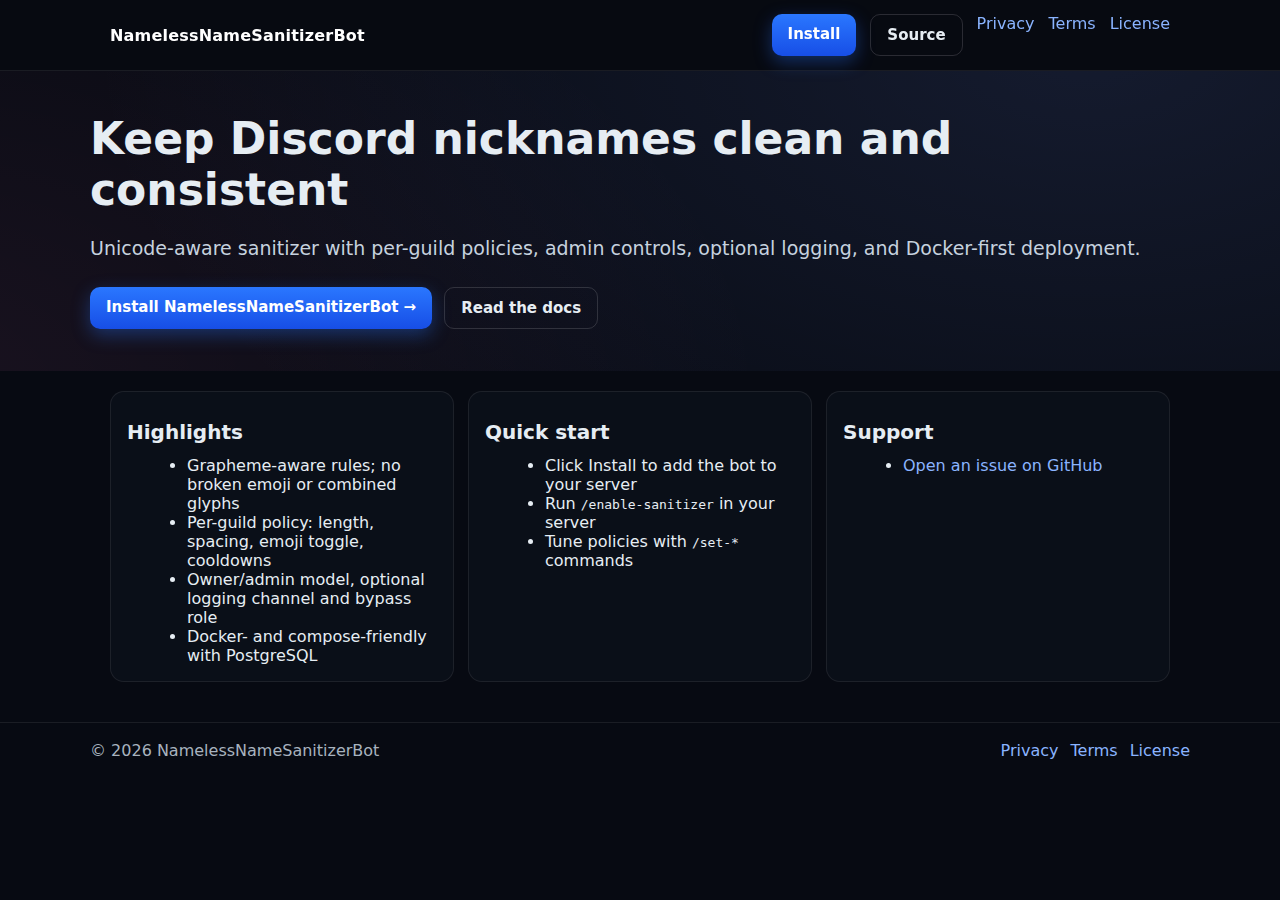
<file: index.html>
<!doctype html>
<html lang="en">
  <head>
    <meta charset="utf-8" />
    <meta name="viewport" content="width=device-width, initial-scale=1" />
    <title>NamelessNameSanitizerBot</title>
    <meta name="color-scheme" content="dark light" />
    <style>
      :root { color-scheme: dark; }
      * { box-sizing: border-box; }
      html, body { height: 100%; }
      body {
        margin: 0;
        background: #070a12;
        color: #e6edf3;
        font-family: system-ui, -apple-system, Segoe UI, Roboto, Ubuntu, Cantarell, Noto Sans, Helvetica, Arial, "Apple Color Emoji", "Segoe UI Emoji";
      }
      a { color: #8ab4ff; text-decoration: none; }
      a:hover { text-decoration: underline; }
      header {
        position: sticky; top: 0; z-index: 10;
        background: rgba(7,10,18,0.8); backdrop-filter: blur(6px);
        border-bottom: 1px solid rgba(255,255,255,0.08);
      }
      .nav { max-width: 1100px; margin: 0 auto; padding: 14px 20px; display: flex; gap: 16px; align-items: center; justify-content: space-between; }
      .nav a.brand { font-weight: 800; color: #fff; letter-spacing: 0.2px; }
      .nav .links { display: flex; gap: 14px; flex-wrap: wrap; }
      .btn {
        background: linear-gradient(180deg, #2a77ff, #174ee6);
        border: 0; color: white; padding: 11px 16px; border-radius: 10px;
        font-weight: 700; cursor: pointer; font-size: 15px;
        box-shadow: 0 6px 18px rgba(39, 118, 255, 0.35);
      }
      .btn.secondary { background: transparent; border: 1px solid rgba(255,255,255,0.14); color: #e6edf3; box-shadow: none; }
      .hero { padding: 42px 20px; background: radial-gradient(1000px 600px at 85% -10%, rgba(120,150,255,0.12), rgba(0,0,0,0)), radial-gradient(900px 540px at -10% 110%, rgba(255,120,200,0.08), rgba(0,0,0,0)); }
      .hero-inner { max-width: 1100px; margin: 0 auto; display: grid; gap: 14px; }
      .hero h1 { margin: 0; font-size: clamp(28px, 4.5vw, 44px); }
      .hero p.lead { margin: 8px 0 0; color: #c6d2df; font-size: clamp(15px, 2.2vw, 19px); }
      .hero .actions { margin-top: 14px; display: flex; gap: 12px; flex-wrap: wrap; }
      main { max-width: 1100px; margin: 0 auto; padding: 20px; }
      .grid { display: grid; gap: 14px; grid-template-columns: repeat(auto-fit, minmax(260px, 1fr)); }
      .card { background: rgba(13,18,28,0.6); border: 1px solid rgba(255,255,255,0.08); border-radius: 14px; padding: 16px; }
      h2 { margin: 12px 0; font-size: 20px; }
      ul { margin: 10px 0 0 20px; }
      footer { color: #a8b3bf; border-top: 1px solid rgba(255,255,255,0.08); margin-top: 20px; padding: 18px 20px; }
    </style>
  </head>
  <body>
    <header>
      <nav class="nav">
        <a class="brand" href="/">NamelessNameSanitizerBot</a>
        <div class="links">
          <a href="/install" class="btn">Install</a>
          <a href="https://github.com/NanashiTheNameless/NamelessNameSanitizerBot" class="btn secondary" target="_blank" rel="noopener">Source</a>
          <a href="/PrivacyPolicy/">Privacy</a>
          <a href="/TermsOfService/">Terms</a>
          <a href="/license/">License</a>
        </div>
      </nav>
    </header>

    <section class="hero">
      <div class="hero-inner">
        <h1>Keep Discord nicknames clean and consistent</h1>
        <p class="lead">Unicode-aware sanitizer with per-guild policies, admin controls, optional logging, and Docker-first deployment.</p>
        <div class="actions">
          <a class="btn" href="/install">Install NamelessNameSanitizerBot →</a>
          <a class="btn secondary" href="https://github.com/NanashiTheNameless/NamelessNameSanitizerBot#readme" target="_blank" rel="noopener">Read the docs</a>
        </div>
      </div>
    </section>

    <main>
      <div class="grid">
        <div class="card">
          <h2>Highlights</h2>
          <ul>
            <li>Grapheme-aware rules; no broken emoji or combined glyphs</li>
            <li>Per-guild policy: length, spacing, emoji toggle, cooldowns</li>
            <li>Owner/admin model, optional logging channel and bypass role</li>
            <li>Docker- and compose-friendly with PostgreSQL</li>
          </ul>
        </div>
        <div class="card">
          <h2>Quick start</h2>
          <ul>
            <li>Click Install to add the bot to your server</li>
            <li>Run <code>/enable-sanitizer</code> in your server</li>
            <li>Tune policies with <code>/set-*</code> commands</li>
          </ul>
        </div>
        <div class="card">
          <h2>Support</h2>
          <ul>
            <li><a href="https://github.com/NanashiTheNameless/NamelessNameSanitizerBot/issues" target="_blank" rel="noopener">Open an issue on GitHub</a></li>
          </ul>
        </div>
      </div>
    </main>

    <footer>
      <div style="max-width:1100px;margin:0 auto;display:flex;gap:10px;flex-wrap:wrap;justify-content:space-between;align-items:center;">
        <div>© <span id="y"></span> NamelessNameSanitizerBot</div>
        <div style="display:flex;gap:12px;flex-wrap:wrap;">
          <a href="/PrivacyPolicy/">Privacy</a>
          <a href="/TermsOfService/">Terms</a>
          <a href="/license/">License</a>
        </div>
      </div>
      <script>document.getElementById('y').textContent = new Date().getFullYear();</script>
    </footer>
  </body>
</html>
</file>
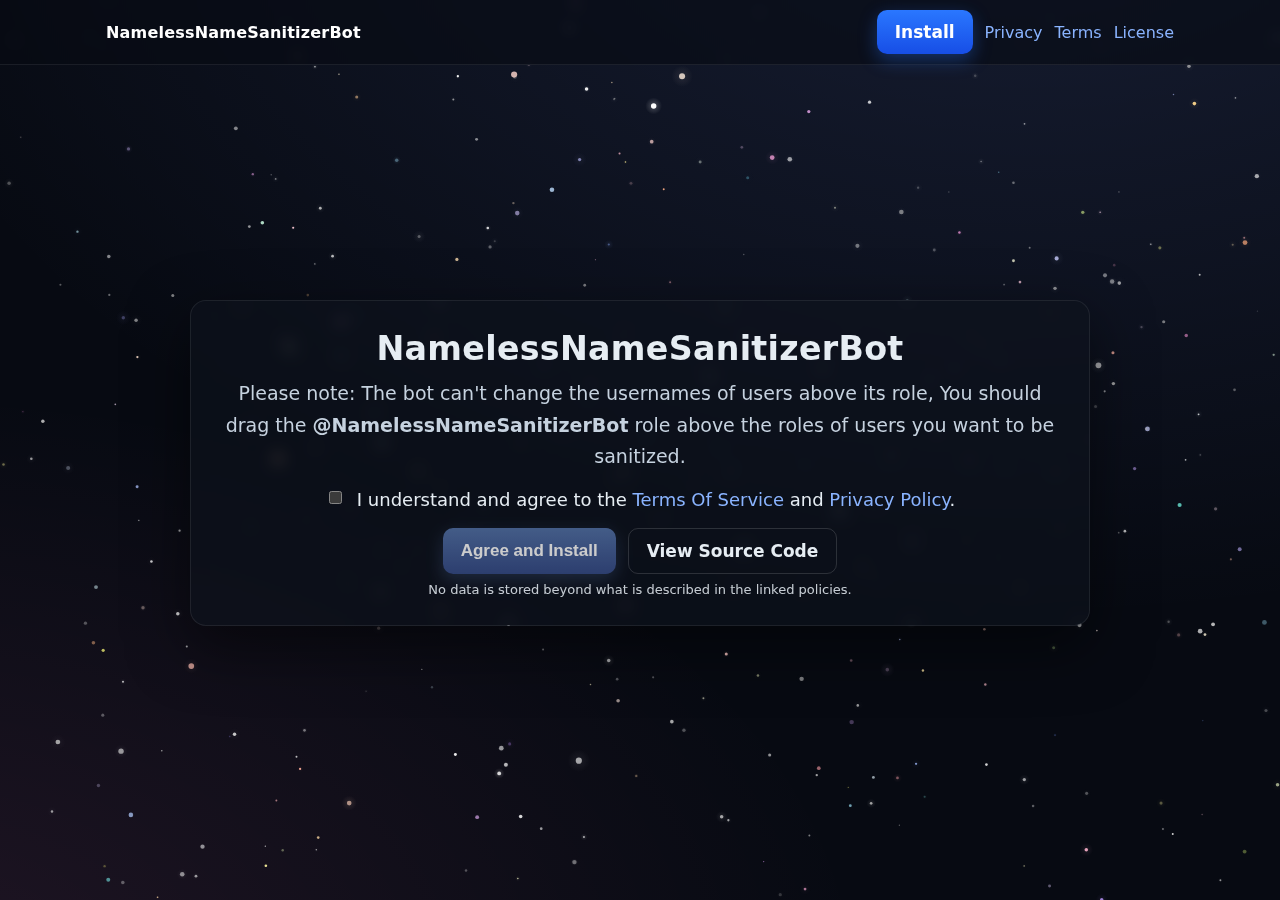
<file: install/index.html>
<!doctype html>
<html lang="en">
  <head>
    <meta charset="utf-8" />
    <meta name="viewport" content="width=device-width, initial-scale=1" />
    <title>Install NamelessNameSanitizerBot</title>
    <meta name="color-scheme" content="dark light" />
    <link rel="stylesheet" href="/assets/site.css" />
  </head>
  <body>
    <header class="navbar" role="banner">
      <div class="navbar-inner">
        <a class="brand" href="/">NamelessNameSanitizerBot</a>
        <nav class="nav-links" aria-label="Primary">
          <a href="/install" class="btn">Install</a>
          <a href="/PrivacyPolicy/">Privacy</a>
          <a href="/TermsOfService/">Terms</a>
          <a href="/license/">License</a>
        </nav>
      </div>
    </header>
    <div class="sky">
      <canvas id="stars"></canvas>
    </div>
    <div class="content">
      <div class="card" role="region" aria-label="Install NamelessNameSanitizerBot">
        <h1>NamelessNameSanitizerBot</h1>
        <p class="notice">
          Please note: The bot can't change the usernames of users above its role,
          You should drag the <strong>@NamelessNameSanitizerBot</strong> role above the roles of users you want to be sanitized.
        </p>
        <div class="agree-row">
          <input id="agree" type="checkbox" aria-describedby="agree-text" />
          <label id="agree-text" for="agree">
            I understand and agree to the
            <a href="/TermsOfService/" target="_self" rel="noopener">Terms Of Service</a>
            and
            <a href="/PrivacyPolicy/" target="_self" rel="noopener">Privacy Policy</a>.
          </label>
        </div>
        <div class="actions">
          <button id="install" class="btn" type="button" disabled>Agree and Install</button>
          <a class="btn secondary" href="https://github.com/NanashiTheNameless/NamelessNameSanitizerBot/" target="_blank" rel="noopener">View Source Code</a>
        </div>
        <div class="fineprint">No data is stored beyond what is described in the linked policies.</div>
      </div>
    </div>
    <script>
      // Enable the install button only when the checkbox is checked
      const agree = document.getElementById('agree');
      const install = document.getElementById('install');
      function update() { install.disabled = !agree.checked; }
      agree.addEventListener('change', update);
      install.addEventListener('click', () => {
        if (!install.disabled) { window.location.href = 'https://installsanitizerbot.namelessnanashi.dev/'; }
      });
      update();
    </script>
    <script src="/assets/stars.js" defer></script>
  </body>
</html>
</file>
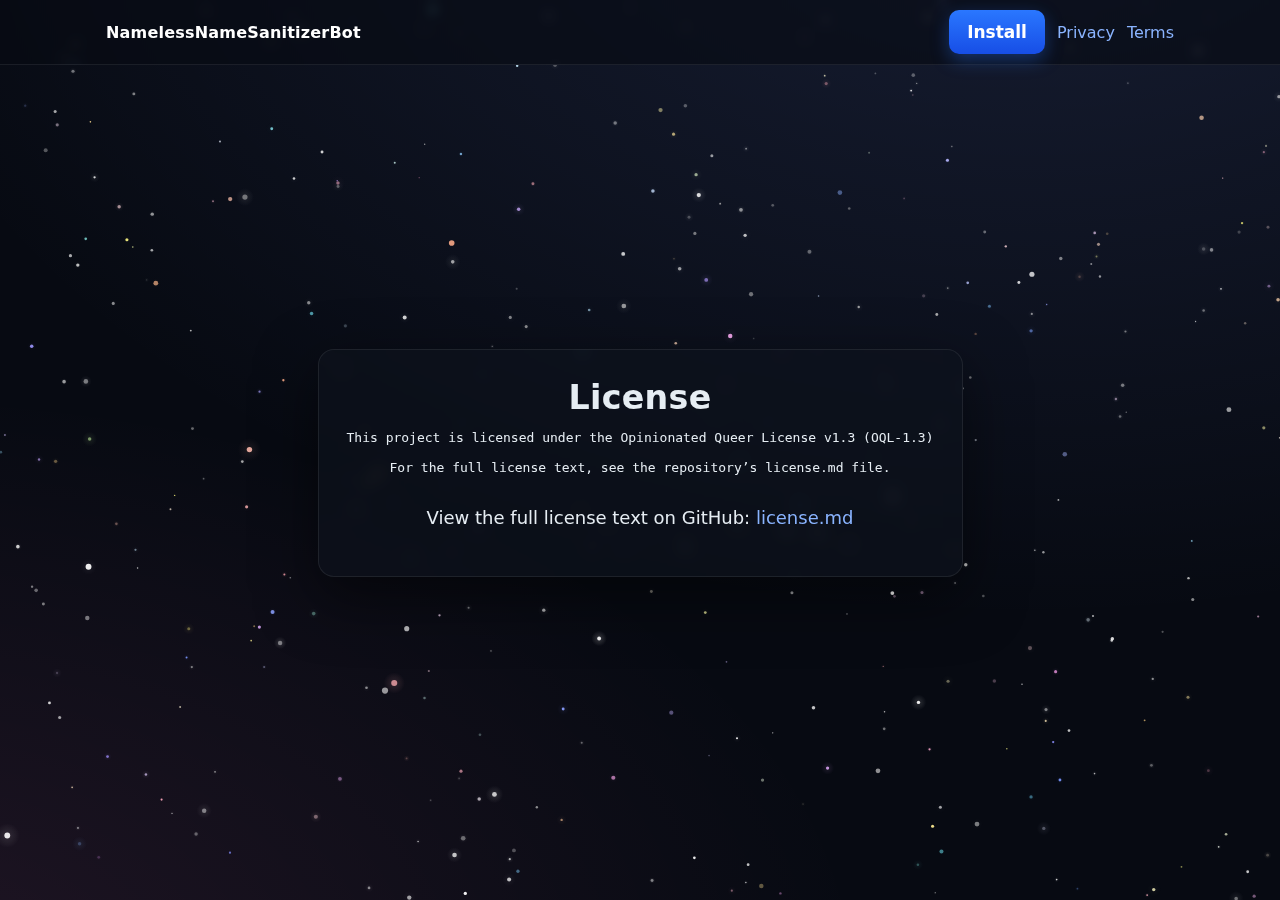
<file: license/index.html>
<!doctype html>
<html lang="en">
  <head>
    <meta charset="utf-8" />
    <meta name="viewport" content="width=device-width, initial-scale=1" />
    <title>License • NamelessNameSanitizerBot</title>
    <meta name="color-scheme" content="dark light" />
    <link rel="stylesheet" href="/assets/site.css" />
  </head>
  <body>
    <header class="navbar" role="banner">
      <div class="navbar-inner">
        <a class="brand" href="/">NamelessNameSanitizerBot</a>
        <nav class="nav-links" aria-label="Primary">
          <a href="/install" class="btn">Install</a>
          <a href="/PrivacyPolicy/">Privacy</a>
          <a href="/TermsOfService/">Terms</a>
        </nav>
      </div>
    </header>
    <div class="sky"><canvas id="stars"></canvas></div>
    <div class="content">
      <div class="card">
        <h1>License</h1>
        <pre>
This project is licensed under the Opinionated Queer License v1.3 (OQL-1.3)

For the full license text, see the repository’s license.md file.
        </pre>
        <p>View the full license text on GitHub: <a href="https://github.com/NanashiTheNameless/NamelessNameSanitizerBot/blob/main/license.md" target="_blank" rel="noopener">license.md</a></p>
      </div>
    </div>
    <script src="/assets/stars.js" defer></script>
  </body>
</html>
</file>
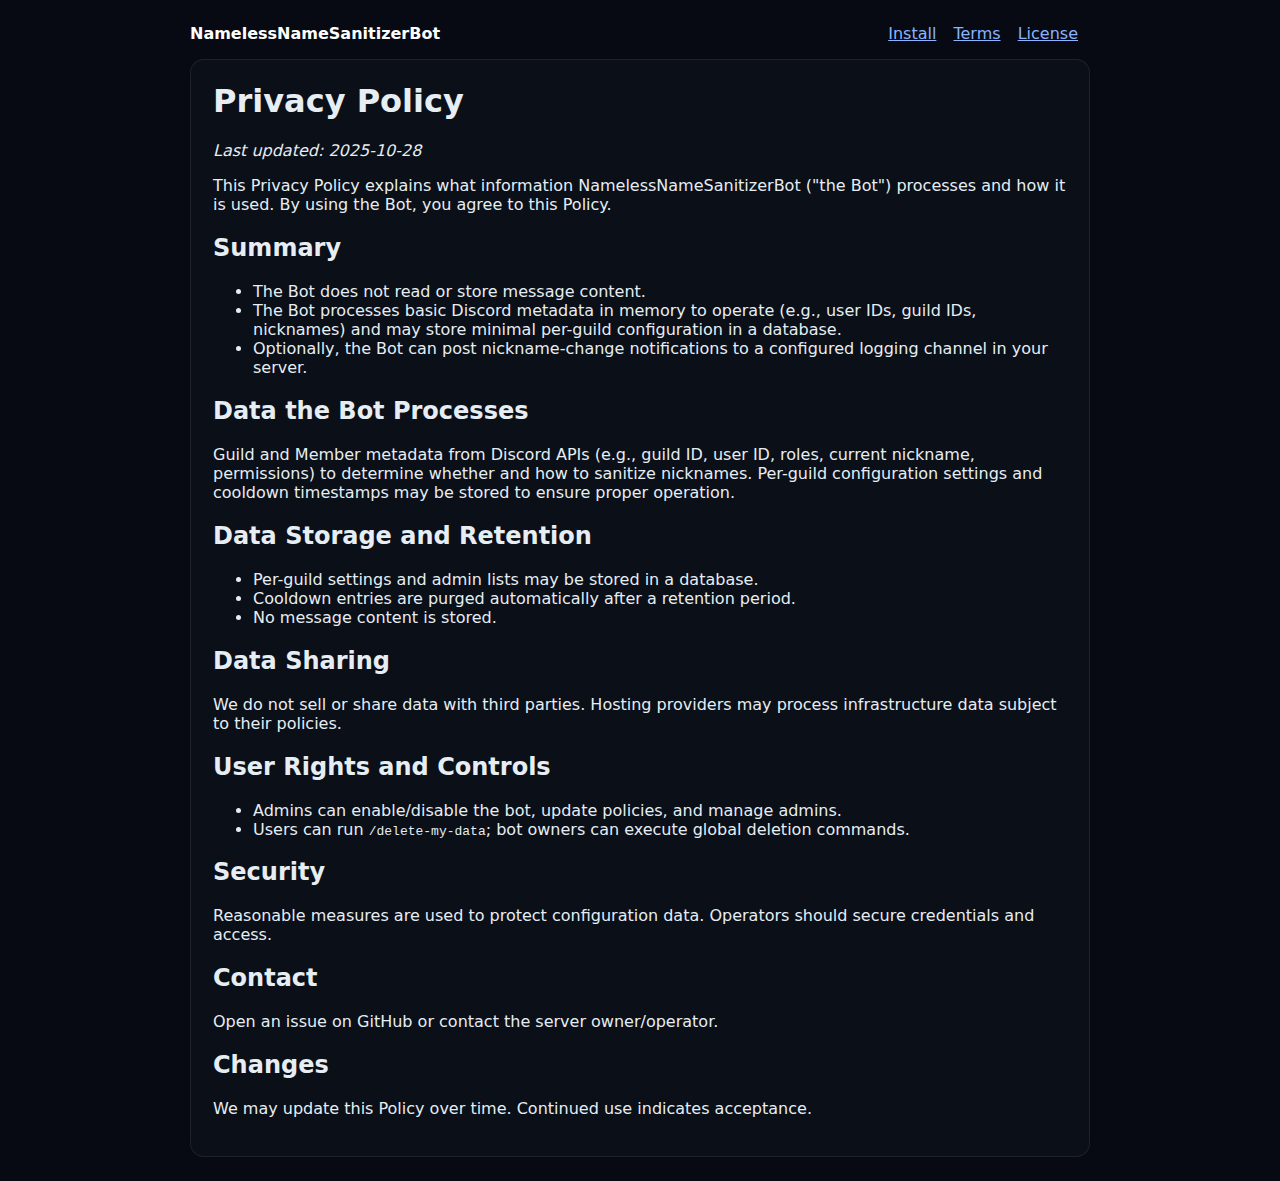
<file: PrivacyPolicy/index.html>
<!doctype html>
<html lang="en">
  <head>
    <meta charset="utf-8" />
    <meta name="viewport" content="width=device-width, initial-scale=1" />
    <title>Privacy Policy • NamelessNameSanitizerBot</title>
    <meta name="color-scheme" content="dark light" />
    <style>
      :root { color-scheme: dark; }
      body { margin:0; padding:24px; background:#070a12; color:#e6edf3; font-family: system-ui, -apple-system, Segoe UI, Roboto, Ubuntu, Cantarell, Noto Sans, Helvetica, Arial, "Apple Color Emoji", "Segoe UI Emoji"; }
      a { color:#8ab4ff; }
      .container { max-width: 900px; margin: 0 auto; }
      .card { background: rgba(13,18,28,0.6); border: 1px solid rgba(255,255,255,0.08); border-radius: 14px; padding: 22px; }
      h1 { margin-top:0; }
      header { display:flex; justify-content:space-between; align-items:center; margin-bottom:16px; }
      nav a { margin-right:12px; }
    </style>
  </head>
  <body>
    <div class="container">
      <header>
        <a href="/" style="font-weight:800;color:#fff;text-decoration:none;">NamelessNameSanitizerBot</a>
        <nav>
          <a href="/install">Install</a>
          <a href="/TermsOfService/">Terms</a>
          <a href="/license/">License</a>
        </nav>
      </header>
      <div class="card">
        <h1>Privacy Policy</h1>
        <p><em>Last updated: 2025-10-28</em></p>
        <div>
          <!-- Content from PrivacyPolicy.md -->
          <p>This Privacy Policy explains what information NamelessNameSanitizerBot ("the Bot") processes and how it is used. By using the Bot, you agree to this Policy.</p>
          <h2>Summary</h2>
          <ul>
            <li>The Bot does not read or store message content.</li>
            <li>The Bot processes basic Discord metadata in memory to operate (e.g., user IDs, guild IDs, nicknames) and may store minimal per-guild configuration in a database.</li>
            <li>Optionally, the Bot can post nickname-change notifications to a configured logging channel in your server.</li>
          </ul>
          <h2>Data the Bot Processes</h2>
          <p>Guild and Member metadata from Discord APIs (e.g., guild ID, user ID, roles, current nickname, permissions) to determine whether and how to sanitize nicknames. Per-guild configuration settings and cooldown timestamps may be stored to ensure proper operation.</p>
          <h2>Data Storage and Retention</h2>
          <ul>
            <li>Per-guild settings and admin lists may be stored in a database.</li>
            <li>Cooldown entries are purged automatically after a retention period.</li>
            <li>No message content is stored.</li>
          </ul>
          <h2>Data Sharing</h2>
          <p>We do not sell or share data with third parties. Hosting providers may process infrastructure data subject to their policies.</p>
          <h2>User Rights and Controls</h2>
          <ul>
            <li>Admins can enable/disable the bot, update policies, and manage admins.</li>
            <li>Users can run <code>/delete-my-data</code>; bot owners can execute global deletion commands.</li>
          </ul>
          <h2>Security</h2>
          <p>Reasonable measures are used to protect configuration data. Operators should secure credentials and access.</p>
          <h2>Contact</h2>
          <p>Open an issue on GitHub or contact the server owner/operator.</p>
          <h2>Changes</h2>
          <p>We may update this Policy over time. Continued use indicates acceptance.</p>
        </div>
      </div>
    </div>
  </body>
</html>
</file>
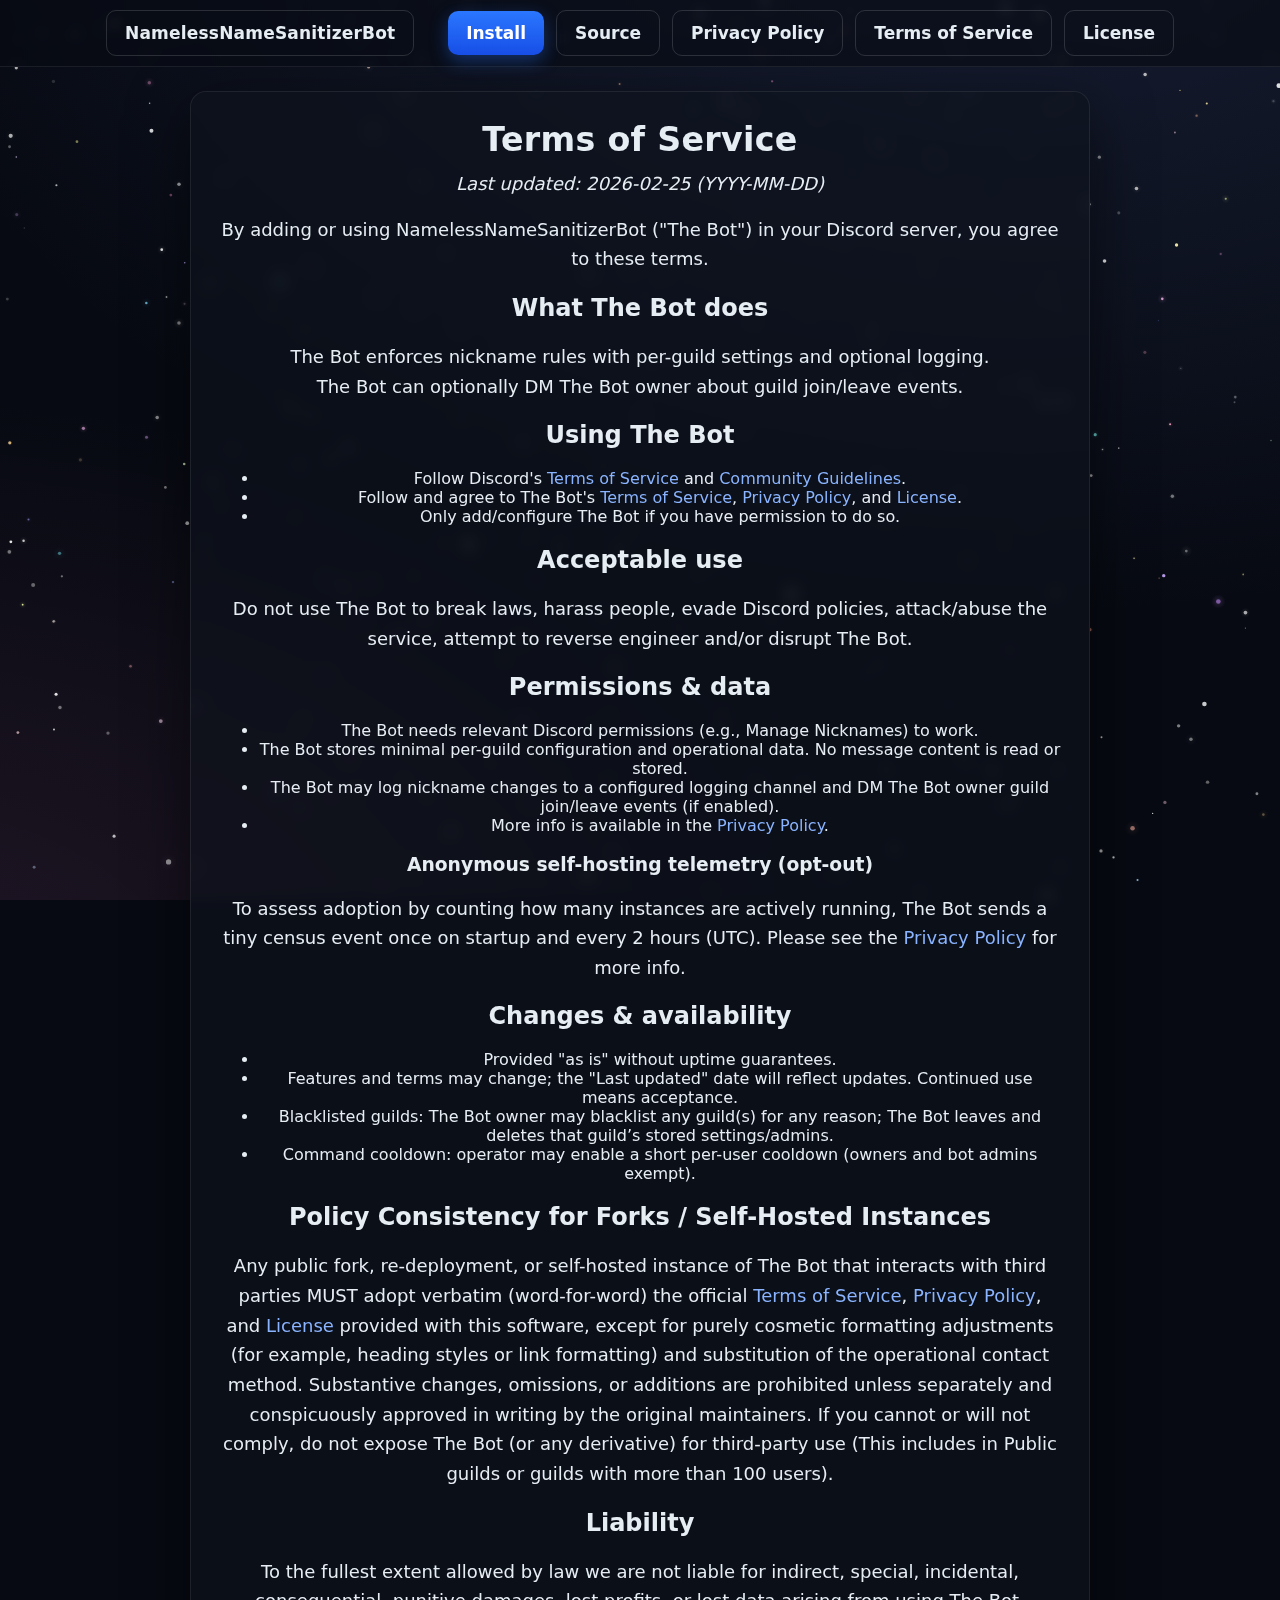
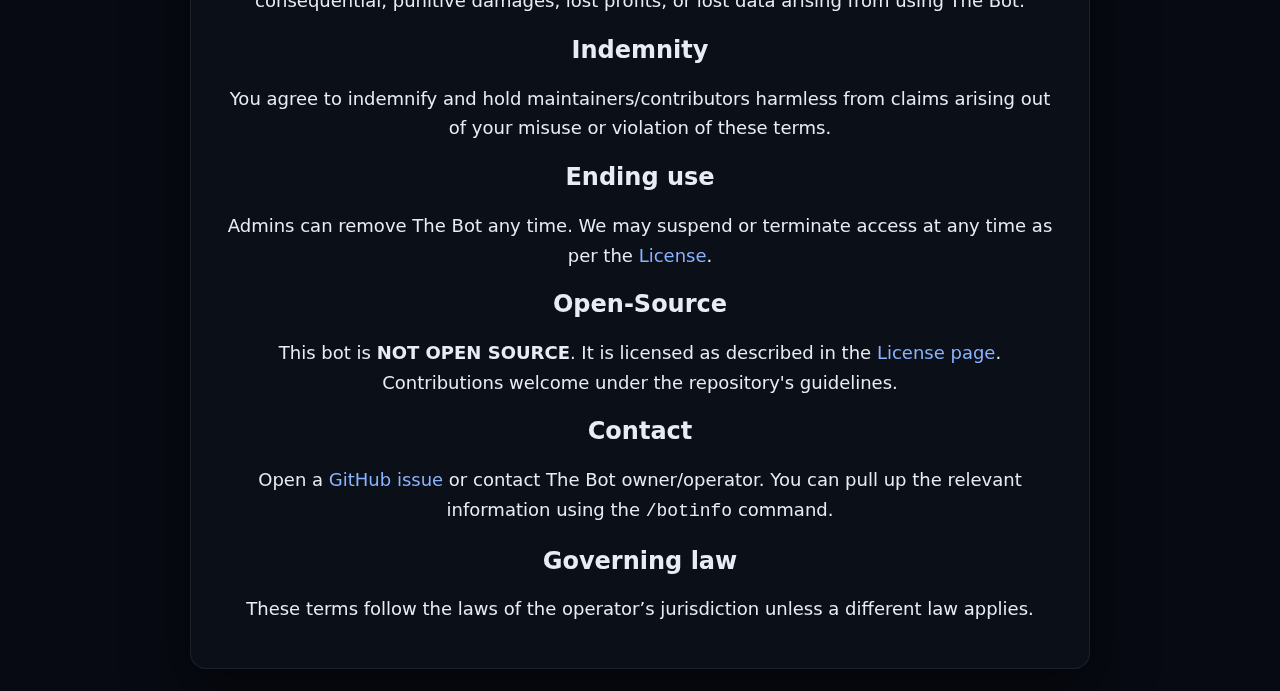
<file: TermsOfService/index.html>
<!doctype html>
<html lang="en">
  <head>
    <meta charset="utf-8" />
    <meta name="viewport" content="width=device-width, initial-scale=1" />
    <title>Terms of Service • NamelessNameSanitizerBot</title>
    <meta name="color-scheme" content="dark light" />
    <meta name="description" content="Terms of Service for NamelessNameSanitizerBot: acceptable use, permissions, data handling, and limitations." />
    <link rel="canonical" href="https://nnsb.namelessnanashi.dev/TermsOfService" />
    <meta property="og:type" content="website" />
    <meta property="og:site_name" content="NamelessNameSanitizerBot" />
    <meta property="og:title" content="Terms of Service • NamelessNameSanitizerBot" />
    <meta property="og:description" content="Terms of Service for NamelessNameSanitizerBot: acceptable use, permissions, data handling, and limitations." />
    <meta property="og:url" content="https://nnsb.namelessnanashi.dev/TermsOfService" />
    <meta name="twitter:card" content="summary" />
    <meta name="twitter:title" content="Terms of Service • NamelessNameSanitizerBot" />
    <meta name="twitter:description" content="Terms of Service for NamelessNameSanitizerBot: acceptable use, permissions, data handling, and limitations." />
    <link rel="stylesheet" href="/assets/site.css" />
    <!-- This software is licensed under NNCL v1.3 see LICENSE.md for more info -->
    <!-- https://nnsb.namelessnanashi.dev/license -->
  </head>
  <body>
    <header class="navbar" role="banner">
      <div class="navbar-inner">
        <a class="brand btn secondary" href="/">NamelessNameSanitizerBot</a>
        <nav class="nav-links" aria-label="Primary">
          <a href="/install" class="btn">Install</a>
          <a href="https://github.com/NanashiTheNameless/NamelessNameSanitizerBot" class="btn secondary" target="_blank" rel="noopener">Source</a>
          <a href="/PrivacyPolicy" class="btn secondary">Privacy Policy</a>
          <a href="/TermsOfService" class="btn secondary">Terms of Service</a>
          <a href="/license" class="btn secondary">License</a>
        </nav>
      </div>
    </header>
    <div class="sky"><canvas id="stars"></canvas></div>
    <div class="content">
      <div class="card">
          <h1>Terms of Service</h1>
        <p><em>Last updated: 2026-02-25 (YYYY-MM-DD)</em></p>
        <div>
          <p>By adding or using NamelessNameSanitizerBot ("The Bot") in your Discord server, you agree to these terms.</p>
          <h2>What The Bot does</h2>
          <p>The Bot enforces nickname rules with per-guild settings and optional logging.<br>The Bot can optionally DM The Bot owner about guild join/leave events.</p>
          <h2>Using The Bot</h2>
          <ul>
            <li>Follow Discord's <a href="https://discord.com/terms" target="_blank" rel="noopener">Terms of Service</a> and <a href="https://discord.com/guidelines" target="_blank" rel="noopener">Community Guidelines</a>.</li>
            <li>Follow and agree to The Bot's <a href="/TermsOfService">Terms of Service</a>, <a href="/PrivacyPolicy">Privacy Policy</a>, and <a href="/license">License</a>.</li>
            <li>Only add/configure The Bot if you have permission to do so.</li>
          </ul>
          <h2>Acceptable use</h2>
          <p>Do not use The Bot to break laws, harass people, evade Discord policies, attack/abuse the service, attempt to reverse engineer and/or disrupt The Bot.</p>
          <h2>Permissions &amp; data</h2>
            <ul>
              <li>The Bot needs relevant Discord permissions (e.g., Manage Nicknames) to work.</li>
              <li>The Bot stores minimal per-guild configuration and operational data. No message content is read or stored.</li>
              <li>The Bot may log nickname changes to a configured logging channel and DM The Bot owner guild join/leave events (if enabled).</li>
              <li>More info is available in the <a href="/PrivacyPolicy">Privacy Policy</a>.</li>
            </ul>
          <h3>Anonymous self-hosting telemetry (opt-out)</h3>
          <p>To assess adoption by counting how many instances are actively running, The Bot sends a tiny census event once on startup and every 2 hours (UTC). Please see the <a href="/PrivacyPolicy">Privacy Policy</a> for more info.</p>
            <h2>Changes &amp; availability</h2>
            <ul>
              <li>Provided "as is" without uptime guarantees.</li>
              <li>Features and terms may change; the "Last updated" date will reflect updates. Continued use means acceptance.</li>
              <li>Blacklisted guilds: The Bot owner may blacklist any guild(s) for any reason; The Bot leaves and deletes that guild’s stored settings/admins.</li>
              <li>Command cooldown: operator may enable a short per-user cooldown (owners and bot admins exempt).</li>
            </ul>
          <h2>Policy Consistency for Forks / Self-Hosted Instances</h2>
          <p>Any public fork, re-deployment, or self-hosted instance of The Bot that interacts with third parties MUST adopt verbatim (word-for-word) the official <a href="/TermsOfService">Terms of Service</a>, <a href="/PrivacyPolicy">Privacy Policy</a>, and <a href="/license">License</a> provided with this software, except for purely cosmetic formatting adjustments (for example, heading styles or link formatting) and substitution of the operational contact method. Substantive changes, omissions, or additions are prohibited unless separately and conspicuously approved in writing by the original maintainers. If you cannot or will not comply, do not expose The Bot (or any derivative) for third-party use (This includes in Public guilds or guilds with more than 100 users).</p>
          <h2>Liability</h2>
          <p>To the fullest extent allowed by law we are not liable for indirect, special, incidental, consequential, punitive damages, lost profits, or lost data arising from using The Bot.</p>
          <h2>Indemnity</h2>
          <p>You agree to indemnify and hold maintainers/contributors harmless from claims arising out of your misuse or violation of these terms.</p>
          <h2>Ending use</h2>
          <p>Admins can remove The Bot any time. We may suspend or terminate access at any time as per the <a href="/license">License</a>.</p>
          <h2>Open-Source</h2>
          <p>This bot is <strong>NOT OPEN SOURCE</strong>. It is licensed as described in the <a href="/license/">License page</a>. Contributions welcome under the repository's guidelines.</p>
          <h2>Contact</h2>
          <p>Open a <a href="https://github.com/NanashiTheNameless/NamelessNameSanitizerBot/issues/new/choose" target="_blank" rel="noopener">GitHub issue</a> or contact The Bot owner/operator. You can pull up the relevant information using the <code>/botinfo</code> command.</p>
          <h2>Governing law</h2>
          <p>These terms follow the laws of the operator’s jurisdiction unless a different law applies.</p>
        </div>
      </div>
    </div>
    <script src="/assets/stars.js" defer></script>
  </body>
</html>
</file>
<file: assets/site.css>
:root { color-scheme: dark; --nav-h: 56px; }
* { box-sizing: border-box; }
html, body { height: 100%; }
body {
  margin: 0;
  background: #070a12;
  color: #e6edf3;
  font-family: system-ui, -apple-system, Segoe UI, Roboto, Ubuntu, Cantarell, Noto Sans, Helvetica, Arial, "Apple Color Emoji", "Segoe UI Emoji";
}
.sky { position: fixed; inset: 0; overflow: hidden;
  background: radial-gradient(1200px 800px at 80% -20%, rgba(120,150,255,0.15), rgba(0,0,0,0)),
              radial-gradient(1000px 600px at -10% 110%, rgba(255,120,200,0.10), rgba(0,0,0,0)),
              #070a12; }
canvas#stars { position: absolute; inset: 0; width: 100%; height: 100%; }
.content { position: relative; z-index: 1; display: grid; place-items: center; min-height: calc(100vh - var(--nav-h) - 48px); padding: 24px; text-align: center; }
.card { max-width: 900px; background: rgba(13, 18, 28, 0.6); backdrop-filter: blur(8px);
  border: 1px solid rgba(255,255,255,0.08); border-radius: 16px; padding: 28px; box-shadow: 0 20px 60px rgba(0,0,0,0.5); }
h1 { margin: 0 0 10px; font-size: clamp(26px, 2.6vw, 34px); letter-spacing: 0.3px; }
p { margin: 0 0 16px; line-height: 1.65; font-size: clamp(15px, 1.5vw, 18px); }
a { color: #8ab4ff; text-decoration: none; }
a:hover { text-decoration: underline; }
.actions { margin-top: 18px; display: flex; gap: 12px; justify-content: center; flex-wrap: wrap; }
.btn { background: linear-gradient(180deg, #2a77ff, #174ee6); border: 0; color: white; padding: 12px 18px;
  border-radius: 10px; font-weight: 600; cursor: pointer; font-size: clamp(15px, 1.5vw, 17px); box-shadow: 0 6px 18px rgba(39, 118, 255, 0.35); }
.btn[disabled] { filter: grayscale(0.6) brightness(0.8); cursor: not-allowed; }
.btn.secondary { background: transparent; border: 1px solid rgba(255,255,255,0.14); color: #e6edf3; box-shadow: none; }
.notice { font-size: clamp(16px, 1.6vw, 19px); color: #c6d2df; }
.agree-row { margin-top: 16px; display: flex; align-items: center; justify-content: center; gap: 12px; text-align: left; }
.agree-row input { margin-top: 0; }
.agree-row label { font-size: clamp(15px, 1.6vw, 18px); }
.fineprint { opacity: 0.85; font-size: 13px; margin-top: 8px; }
header.navbar { position: sticky; top: 0; left: 0; right: 0; z-index: 2; background: rgba(7,10,18,0.6); backdrop-filter: blur(6px); border-bottom: 1px solid rgba(255,255,255,0.08); }
.navbar-inner { max-width: 1100px; margin: 0 auto; padding: 10px 16px; display: flex; align-items: center; justify-content: space-between; }
.brand { font-weight: 800; color: #fff; letter-spacing: 0.2px; }
.nav-links { display: flex; gap: 12px; flex-wrap: wrap; align-items: center; }
:target::before { content:""; display:block; height: var(--nav-h); margin-top: calc(-1 * var(--nav-h)); visibility:hidden; }
@media (max-width: 520px) { :root { --nav-h: 64px; } }
h1, h2, h3, h4, h5, h6 { scroll-margin-top: var(--nav-h); }
</file>
